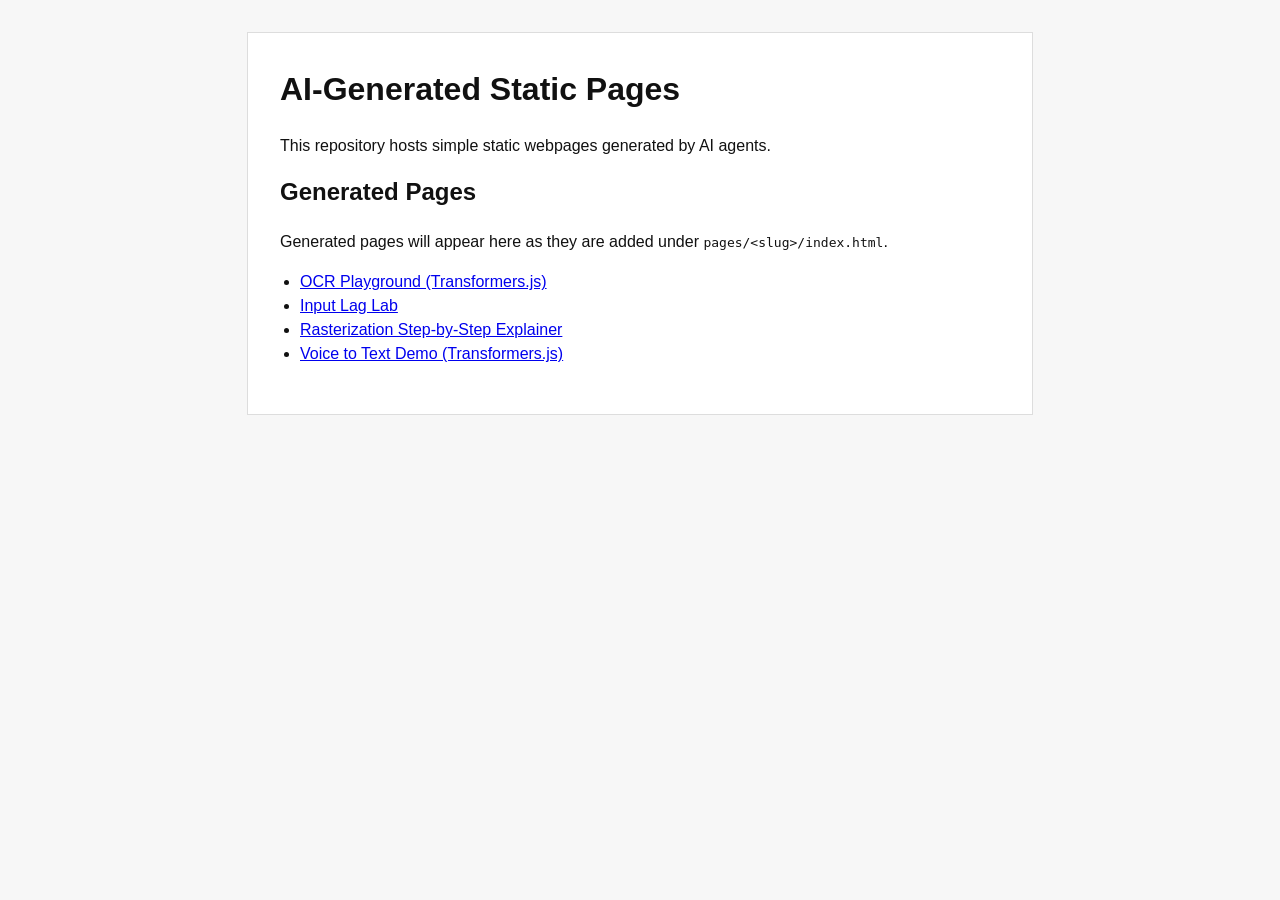
<file: index.html>
<!DOCTYPE html>
<html lang="en">
<head>
  <meta charset="UTF-8">
  <meta name="viewport" content="width=device-width, initial-scale=1.0">
  <title>AI Pages</title>
  <style>
    :root {
      color-scheme: light;
      font-family: Arial, sans-serif;
    }

    body {
      margin: 0;
      padding: 2rem;
      line-height: 1.5;
      background: #f7f7f7;
      color: #111;
    }

    main {
      max-width: 720px;
      margin: 0 auto;
      background: #fff;
      padding: 2rem;
      border: 1px solid #ddd;
    }

    h1,
    h2 {
      margin-top: 0;
    }

    ul {
      padding-left: 1.25rem;
    }
  </style>
</head>
<body>
  <main>
    <h1>AI-Generated Static Pages</h1>
    <p>This repository hosts simple static webpages generated by AI agents.</p>

    <h2>Generated Pages</h2>
    <p>Generated pages will appear here as they are added under <code>pages/&lt;slug&gt;/index.html</code>.</p>
    <ul>
      <li><a href="./pages/ocr-lab/index.html">OCR Playground (Transformers.js)</a></li>
      <li><a href="./pages/input-lag-lab/index.html">Input Lag Lab</a></li>
      <li><a href="./pages/rasterization-explainer/index.html">Rasterization Step-by-Step Explainer</a></li>
      <li><a href="./pages/voice-to-text-demo/index.html">Voice to Text Demo (Transformers.js)</a></li>
    </ul>
  </main>
</body>
</html>
</file>
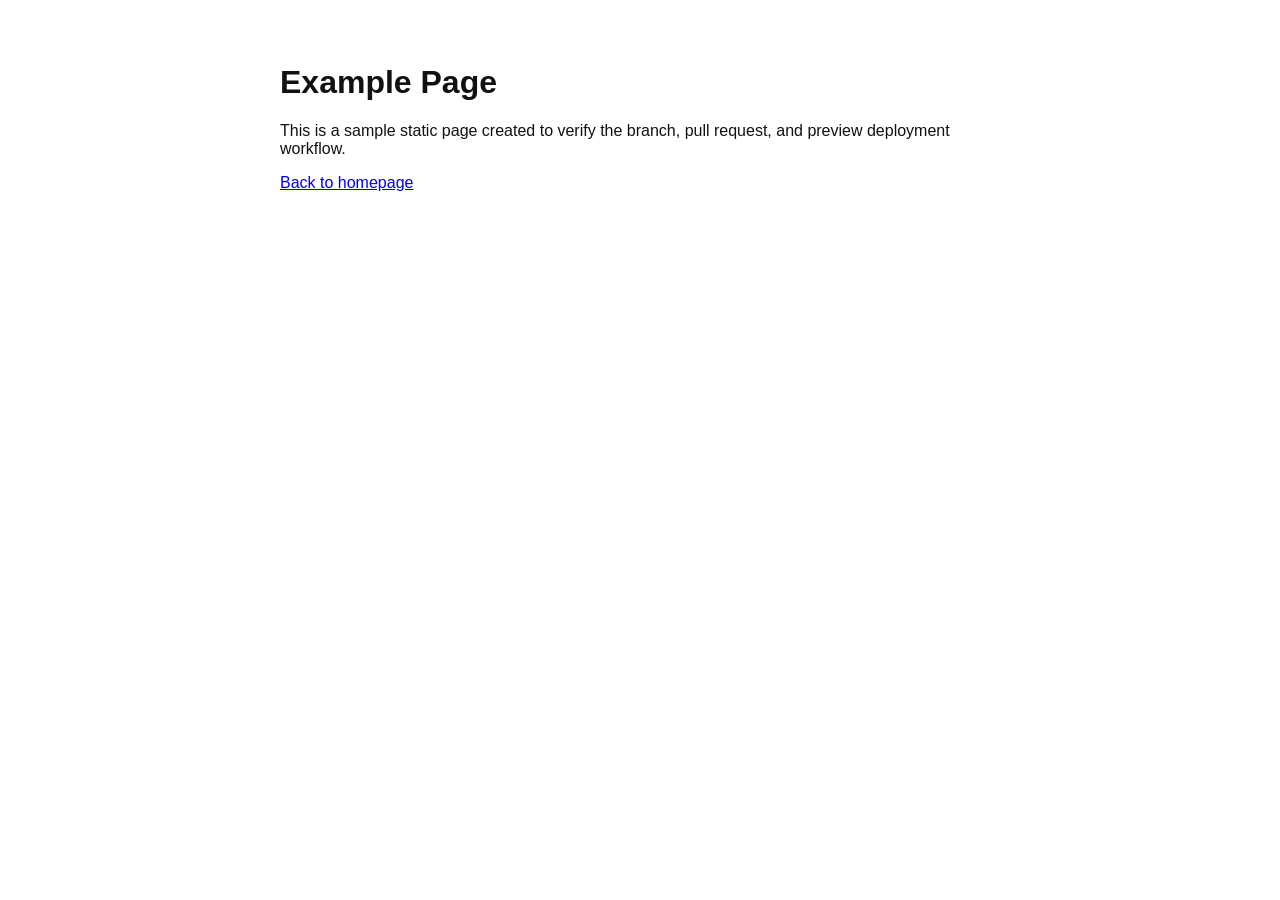
<file: pages/example-page/index.html>
<!DOCTYPE html>
<html lang="en">
<head>
  <meta charset="UTF-8">
  <meta name="viewport" content="width=device-width, initial-scale=1.0">
  <title>Example Page</title>
  <style>
    body {
      margin: 0;
      font-family: Arial, sans-serif;
      background: #ffffff;
      color: #111111;
    }

    main {
      max-width: 720px;
      margin: 4rem auto;
      padding: 0 1.5rem;
    }
  </style>
</head>
<body>
  <main>
    <h1>Example Page</h1>
    <p>This is a sample static page created to verify the branch, pull request, and preview deployment workflow.</p>
    <p><a href="../../index.html">Back to homepage</a></p>
  </main>
</body>
</html>
</file>
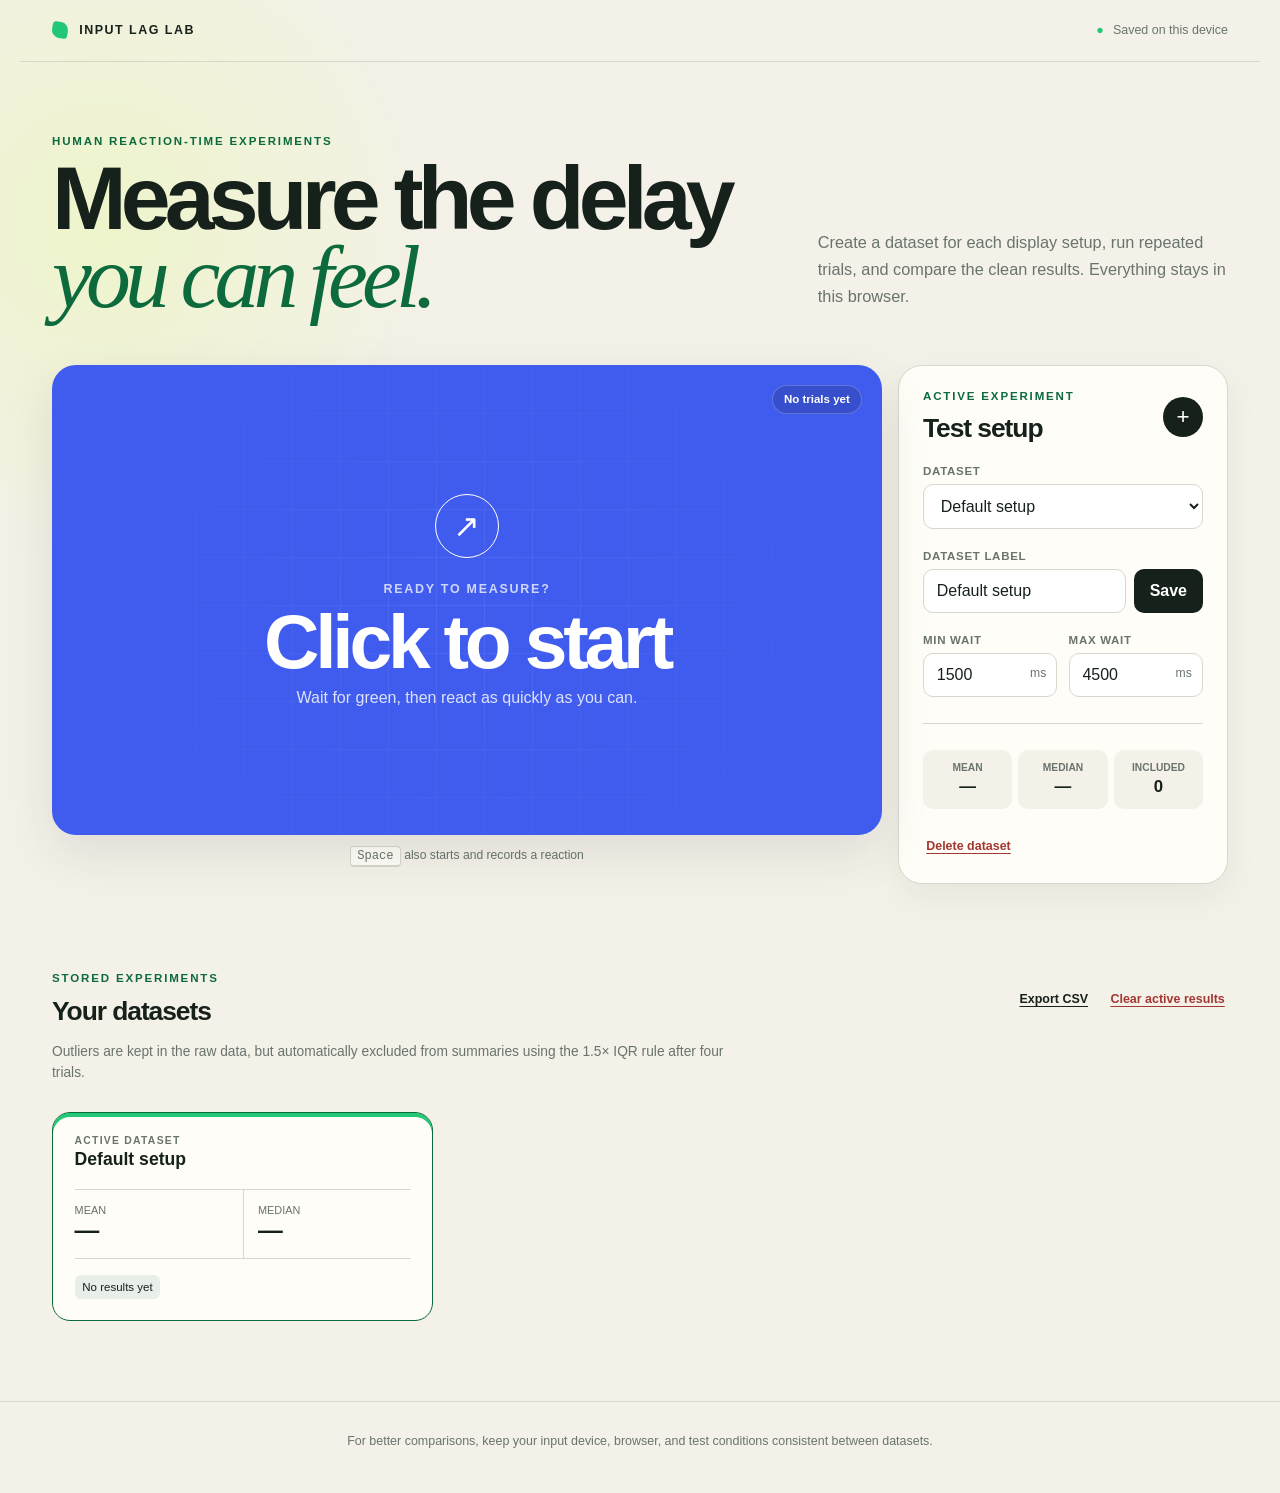
<file: pages/input-lag-lab/index.html>
<!DOCTYPE html>
<html lang="en">
<head>
  <meta charset="UTF-8">
  <meta name="viewport" content="width=device-width, initial-scale=1.0">
  <meta name="description" content="Measure reaction time, compare display settings, and keep experiment datasets locally in your browser.">
  <title>Input Lag Lab</title>
  <link rel="stylesheet" href="./style.css">
</head>
<body>
  <header class="site-header">
    <a class="brand" href="./index.html" aria-label="Input Lag Lab home">
      <span class="brand-mark" aria-hidden="true"></span>
      <span>INPUT LAG LAB</span>
    </a>
    <div class="storage-note"><span aria-hidden="true">●</span> Saved on this device</div>
  </header>

  <main>
    <section class="hero" aria-labelledby="page-title">
      <div>
        <p class="eyebrow">Human reaction-time experiments</p>
        <h1 id="page-title">Measure the delay<br><em>you can feel.</em></h1>
      </div>
      <p class="hero-copy">Create a dataset for each display setup, run repeated trials, and compare the clean results. Everything stays in this browser.</p>
    </section>

    <section class="test-layout" aria-label="Reaction time test">
      <div class="test-column">
        <div id="reaction-pad" class="reaction-pad is-idle" role="button" tabindex="0" aria-live="polite" aria-describedby="pad-hint">
          <div class="pad-grid" aria-hidden="true"></div>
          <div class="pad-content">
            <span id="pad-icon" class="pad-icon" aria-hidden="true">↗</span>
            <p id="pad-kicker" class="pad-kicker">Ready to measure?</p>
            <h2 id="pad-title">Click to start</h2>
            <p id="pad-hint" class="pad-hint">Wait for green, then react as quickly as you can.</p>
          </div>
          <span id="trial-counter" class="trial-counter">No trials yet</span>
        </div>
        <p class="keyboard-hint"><kbd>Space</kbd> also starts and records a reaction</p>
      </div>

      <aside class="control-panel" aria-label="Experiment settings">
        <div class="panel-heading">
          <div>
            <p class="eyebrow">Active experiment</p>
            <h2>Test setup</h2>
          </div>
          <button id="new-dataset" class="icon-button" type="button" title="Create a new dataset" aria-label="Create a new dataset">+</button>
        </div>

        <label for="dataset-select">Dataset</label>
        <select id="dataset-select"></select>

        <label for="dataset-name">Dataset label</label>
        <div class="input-action">
          <input id="dataset-name" type="text" maxlength="60" autocomplete="off" placeholder="e.g. 144 Hz, Game Mode">
          <button id="rename-dataset" type="button">Save</button>
        </div>

        <div class="settings-row">
          <div>
            <label for="delay-min">Min wait</label>
            <div class="number-input"><input id="delay-min" type="number" min="500" max="9000" step="100" value="1500"><span>ms</span></div>
          </div>
          <div>
            <label for="delay-max">Max wait</label>
            <div class="number-input"><input id="delay-max" type="number" min="600" max="10000" step="100" value="4500"><span>ms</span></div>
          </div>
        </div>

        <div class="panel-divider"></div>

        <div class="live-stats" aria-label="Current dataset summary">
          <div><span>Mean</span><strong id="active-mean">—</strong></div>
          <div><span>Median</span><strong id="active-median">—</strong></div>
          <div><span>Included</span><strong id="active-count">0</strong></div>
        </div>

        <button id="delete-dataset" class="text-button danger" type="button">Delete dataset</button>
      </aside>
    </section>

    <section class="results-section" aria-labelledby="results-title">
      <div class="section-heading">
        <div>
          <p class="eyebrow">Stored experiments</p>
          <h2 id="results-title">Your datasets</h2>
        </div>
        <div class="results-actions">
          <button id="export-csv" class="text-button" type="button">Export CSV</button>
          <button id="clear-results" class="text-button danger" type="button">Clear active results</button>
        </div>
      </div>
      <p class="outlier-note">Outliers are kept in the raw data, but automatically excluded from summaries using the 1.5× IQR rule after four trials.</p>
      <div id="dataset-grid" class="dataset-grid"></div>
    </section>
  </main>

  <footer>
    <p>For better comparisons, keep your input device, browser, and test conditions consistent between datasets.</p>
  </footer>

  <dialog id="new-dataset-dialog">
    <form id="new-dataset-form" method="dialog">
      <p class="eyebrow">New experiment</p>
      <h2>Create a dataset</h2>
      <p>Use a label that describes the setting you are changing.</p>
      <label for="new-dataset-name">Dataset label</label>
      <input id="new-dataset-name" type="text" maxlength="60" placeholder="e.g. TV Game Mode on" required>
      <div class="dialog-actions">
        <button class="text-button" value="cancel" type="button" id="cancel-dialog">Cancel</button>
        <button class="primary-button" value="default" type="submit">Create dataset</button>
      </div>
    </form>
  </dialog>

  <script src="./script.js"></script>
</body>
</html>
</file>
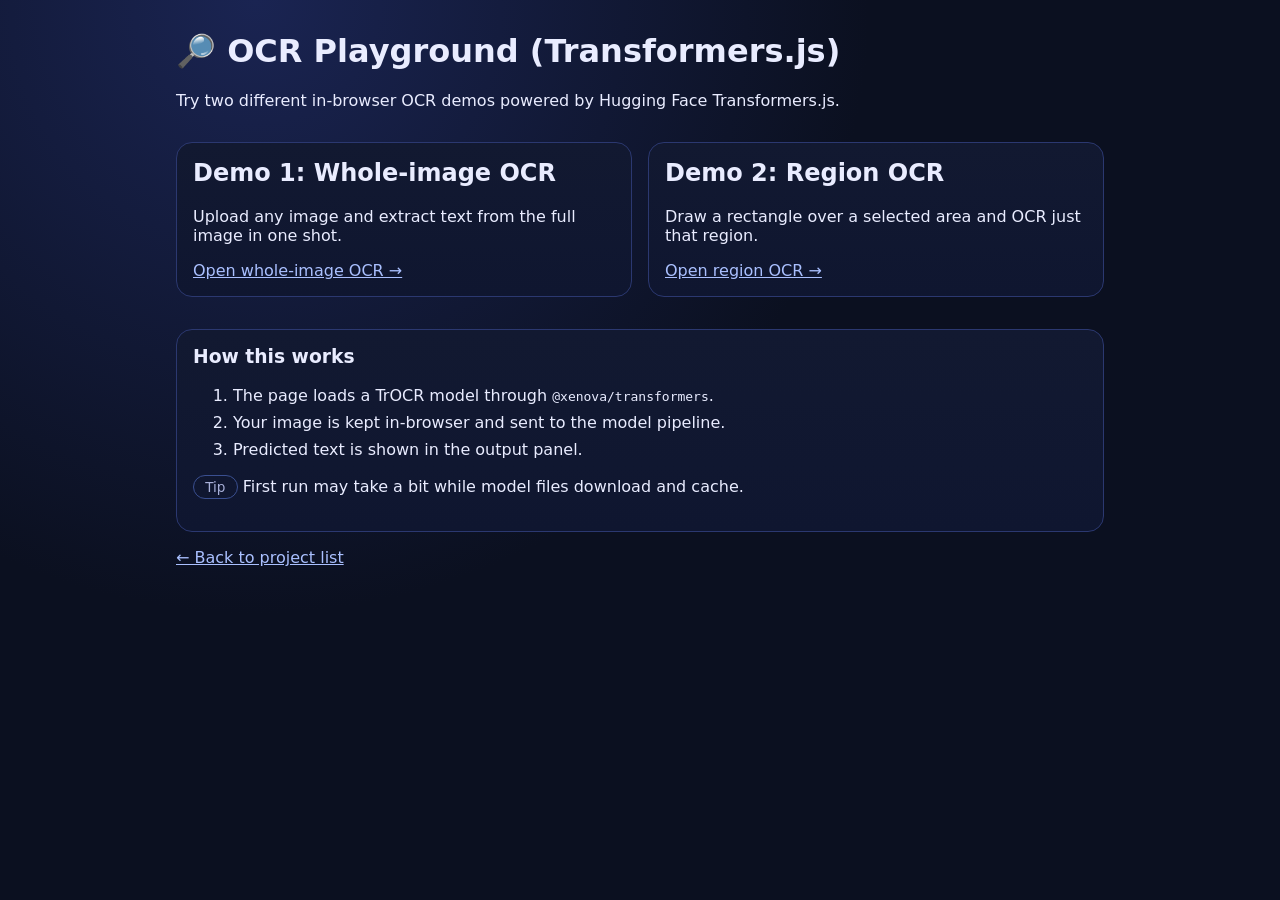
<file: pages/ocr-lab/index.html>
<!DOCTYPE html>
<html lang="en">
<head>
  <meta charset="UTF-8">
  <meta name="viewport" content="width=device-width, initial-scale=1.0">
  <title>OCR Playground with Transformers.js</title>
  <link rel="stylesheet" href="./style.css">
</head>
<body>
  <main>
    <h1>🔎 OCR Playground (Transformers.js)</h1>
    <p>Try two different in-browser OCR demos powered by Hugging Face Transformers.js.</p>

    <div class="grid two">
      <section class="card">
        <h2>Demo 1: Whole-image OCR</h2>
        <p>Upload any image and extract text from the full image in one shot.</p>
        <a href="./whole-image.html">Open whole-image OCR →</a>
      </section>

      <section class="card">
        <h2>Demo 2: Region OCR</h2>
        <p>Draw a rectangle over a selected area and OCR just that region.</p>
        <a href="./region-ocr.html">Open region OCR →</a>
      </section>
    </div>

    <section class="card">
      <h3>How this works</h3>
      <ol>
        <li>The page loads a TrOCR model through <code>@xenova/transformers</code>.</li>
        <li>Your image is kept in-browser and sent to the model pipeline.</li>
        <li>Predicted text is shown in the output panel.</li>
      </ol>
      <p><span class="pill">Tip</span> First run may take a bit while model files download and cache.</p>
    </section>

    <p><a href="../../index.html">← Back to project list</a></p>
  </main>
</body>
</html>
</file>
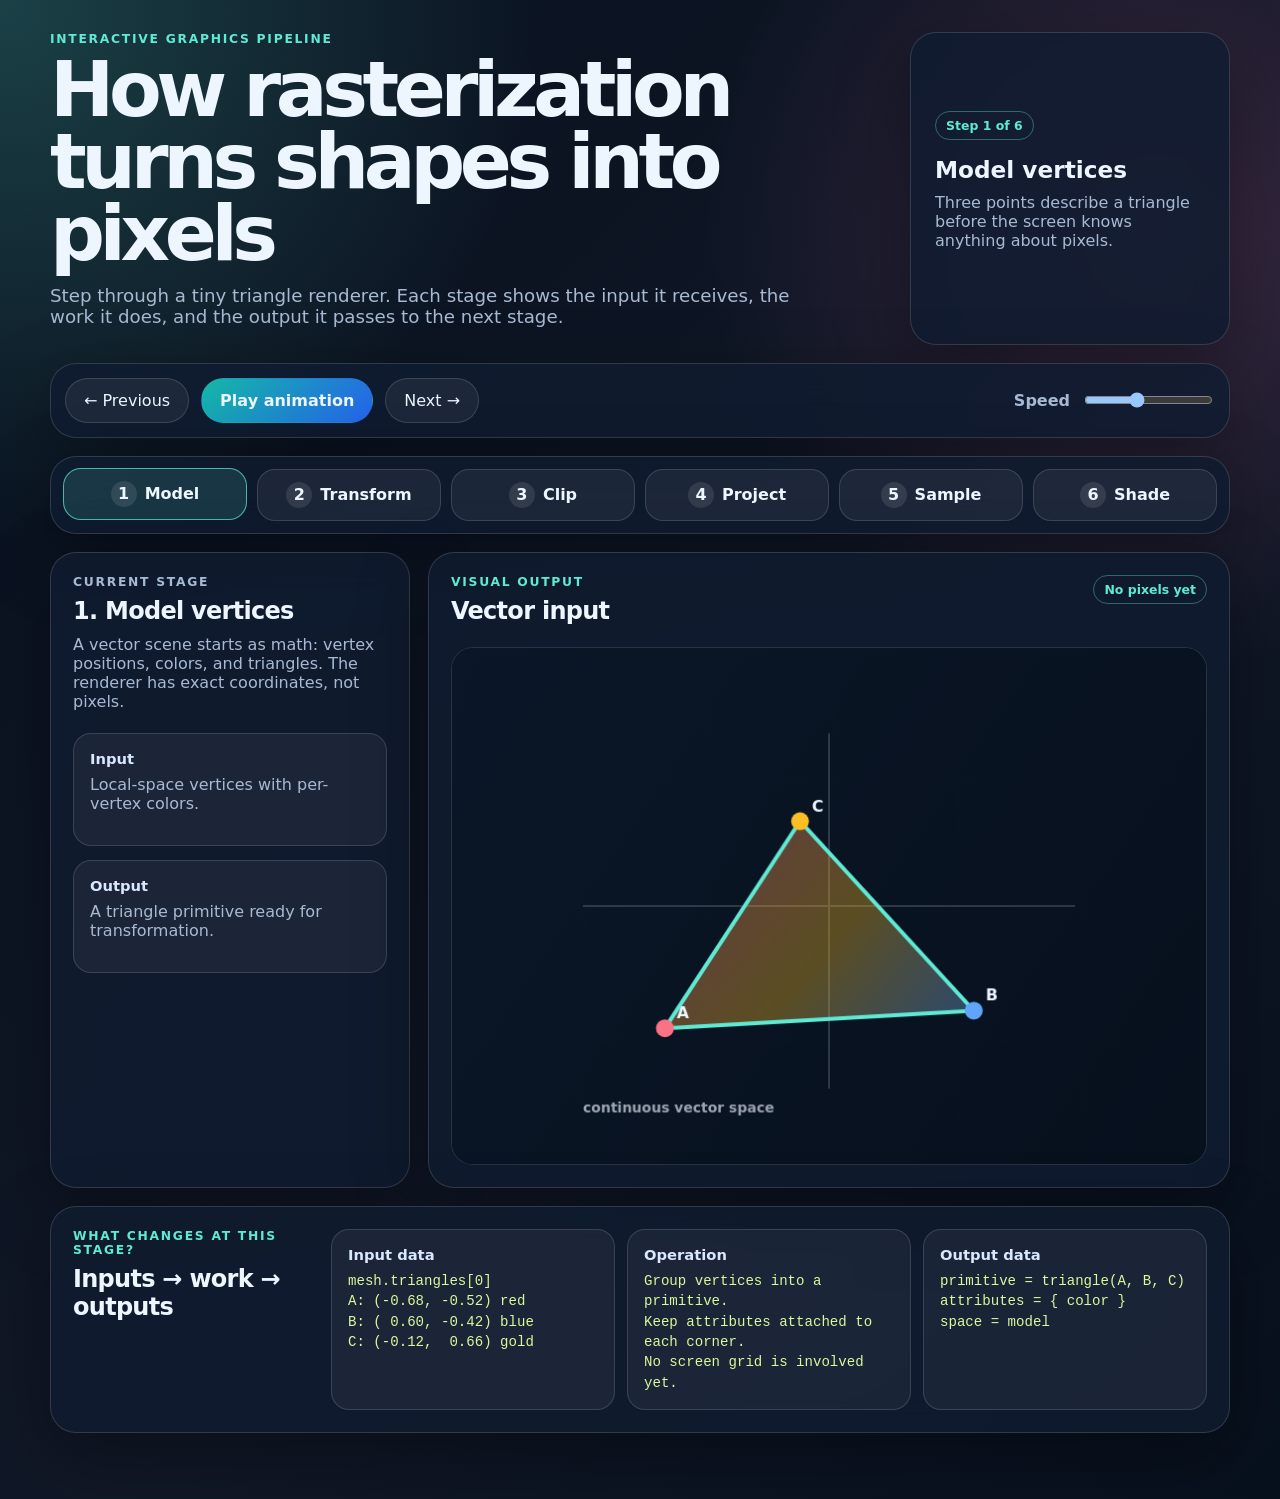
<file: pages/rasterization-explainer/index.html>
<!DOCTYPE html>
<html lang="en">
<head>
  <meta charset="UTF-8">
  <meta name="viewport" content="width=device-width, initial-scale=1.0">
  <title>Rasterization Step-by-Step</title>
  <link rel="stylesheet" href="./style.css">
</head>
<body>
  <main class="app-shell">
    <section class="hero" aria-labelledby="page-title">
      <div>
        <p class="eyebrow">Interactive graphics pipeline</p>
        <h1 id="page-title">How rasterization turns shapes into pixels</h1>
        <p class="intro">Step through a tiny triangle renderer. Each stage shows the input it receives, the work it does, and the output it passes to the next stage.</p>
      </div>
      <div class="hero-card" aria-label="Current pipeline summary">
        <span id="stage-count">Step 1 of 6</span>
        <strong id="stage-name">Model vertices</strong>
        <p id="stage-mini">Three points describe a triangle before the screen knows anything about pixels.</p>
      </div>
    </section>

    <section class="controls" aria-label="Animation controls">
      <button id="prev-step" type="button">← Previous</button>
      <button id="play-pause" type="button" class="primary">Play animation</button>
      <button id="next-step" type="button">Next →</button>
      <label class="speed-control">Speed
        <input id="speed" type="range" min="800" max="2800" step="200" value="1500">
      </label>
    </section>

    <nav class="steps" aria-label="Rasterization steps">
      <button class="step active" data-step="0" type="button"><span>1</span>Model</button>
      <button class="step" data-step="1" type="button"><span>2</span>Transform</button>
      <button class="step" data-step="2" type="button"><span>3</span>Clip</button>
      <button class="step" data-step="3" type="button"><span>4</span>Project</button>
      <button class="step" data-step="4" type="button"><span>5</span>Sample</button>
      <button class="step" data-step="5" type="button"><span>6</span>Shade</button>
    </nav>

    <section class="stage-grid">
      <article class="panel explanation" aria-live="polite">
        <p class="eyebrow">Current stage</p>
        <h2 id="stage-title">1. Model vertices</h2>
        <p id="stage-description">A vector scene starts as math: vertex positions, colors, and triangles. The renderer has exact coordinates, not pixels.</p>
        <div class="io-grid">
          <div>
            <h3>Input</h3>
            <p id="stage-input">Local-space vertices with per-vertex colors.</p>
          </div>
          <div>
            <h3>Output</h3>
            <p id="stage-output">A triangle primitive ready for transformation.</p>
          </div>
        </div>
      </article>

      <article class="panel canvas-panel">
        <div class="canvas-header">
          <div>
            <p class="eyebrow">Visual output</p>
            <h2 id="visual-title">Vector input</h2>
          </div>
          <span id="visual-badge">No pixels yet</span>
        </div>
        <canvas id="raster-canvas" width="760" height="520" aria-label="Animated rasterization diagram"></canvas>
      </article>
    </section>

    <section class="panel data-panel">
      <div>
        <p class="eyebrow">What changes at this stage?</p>
        <h2>Inputs → work → outputs</h2>
      </div>
      <div class="data-flow" aria-live="polite">
        <div>
          <h3>Input data</h3>
          <pre id="input-data"></pre>
        </div>
        <div>
          <h3>Operation</h3>
          <pre id="operation-data"></pre>
        </div>
        <div>
          <h3>Output data</h3>
          <pre id="output-data"></pre>
        </div>
      </div>
    </section>
  </main>
  <script src="./script.js"></script>
</body>
</html>
</file>
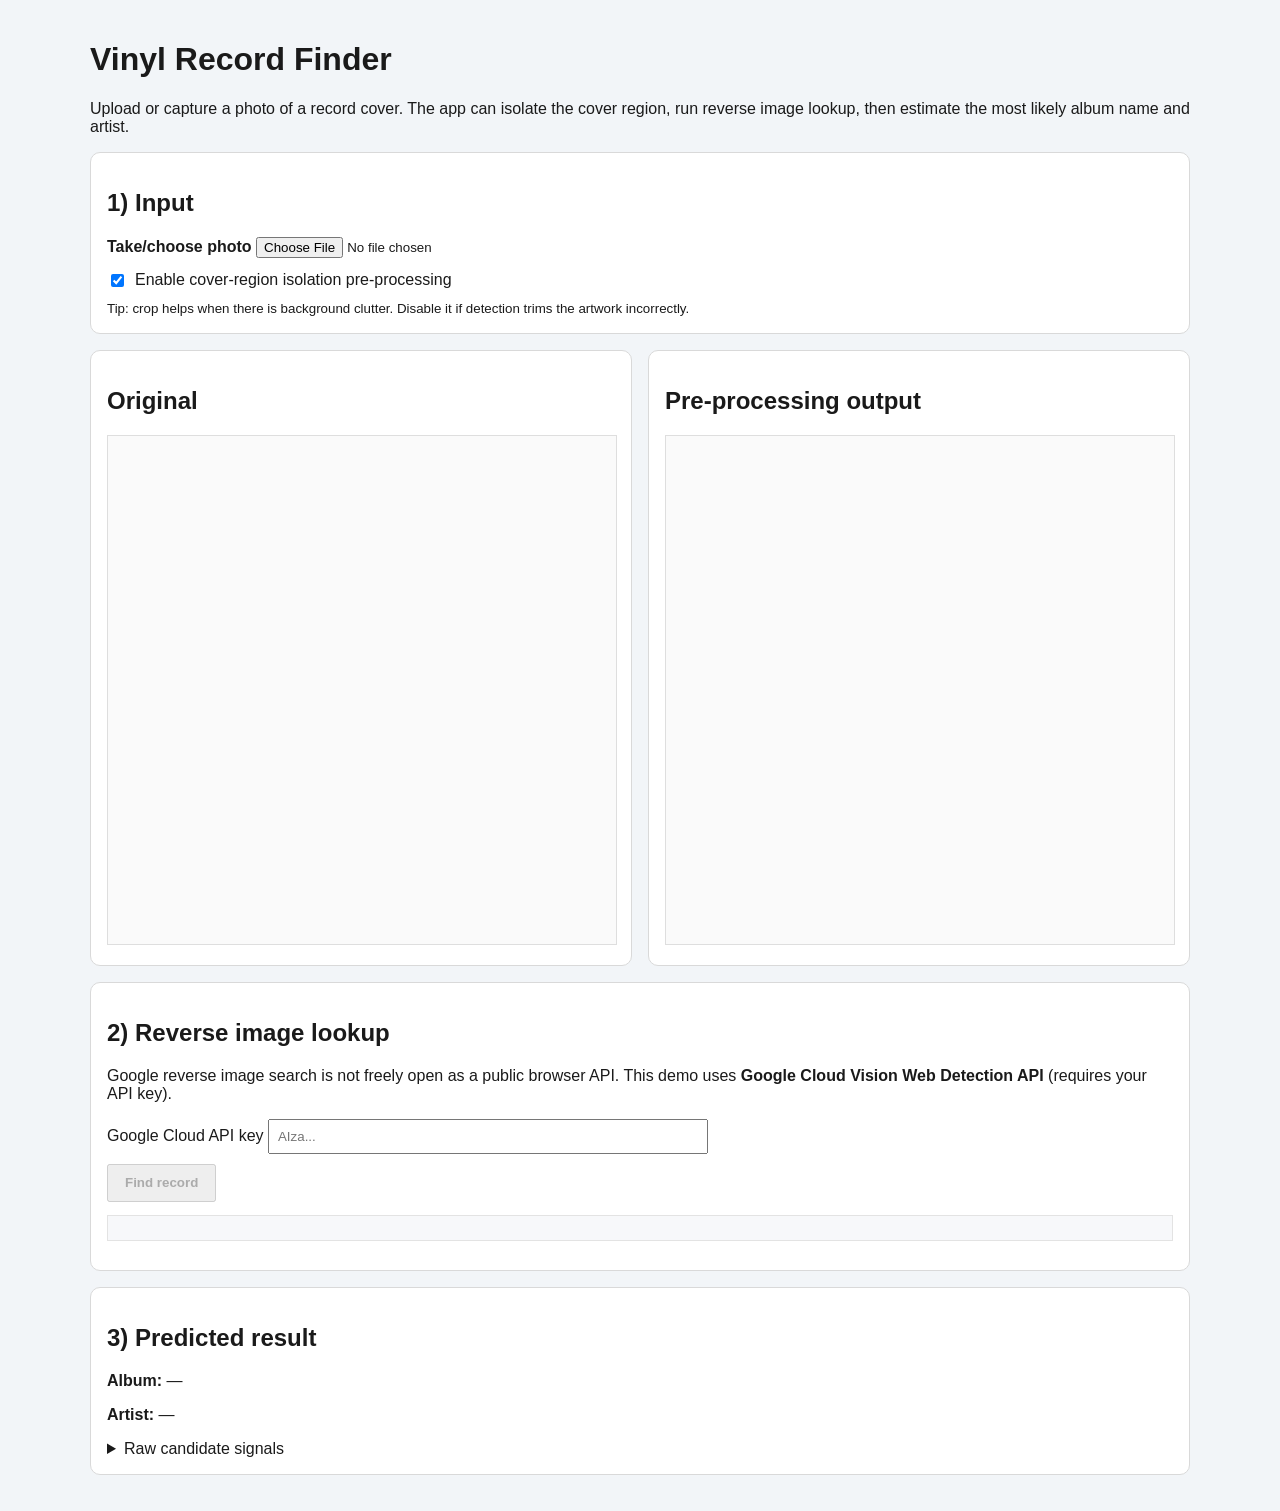
<file: pages/vinyl-record-finder/index.html>
<!DOCTYPE html>
<html lang="en">
<head>
  <meta charset="UTF-8" />
  <meta name="viewport" content="width=device-width, initial-scale=1.0" />
  <title>Vinyl Record Finder</title>
  <link rel="stylesheet" href="./style.css" />
</head>
<body>
  <main>
    <h1>Vinyl Record Finder</h1>
    <p>
      Upload or capture a photo of a record cover. The app can isolate the cover region, run reverse image lookup,
      then estimate the most likely album name and artist.
    </p>

    <section class="card">
      <h2>1) Input</h2>
      <label class="file-input">
        <span>Take/choose photo</span>
        <input id="imageInput" type="file" accept="image/*" capture="environment" />
      </label>
      <label class="checkbox-row">
        <input id="enableCrop" type="checkbox" checked />
        <span>Enable cover-region isolation pre-processing</span>
      </label>
      <small>
        Tip: crop helps when there is background clutter. Disable it if detection trims the artwork incorrectly.
      </small>
    </section>

    <section class="grid">
      <article class="card">
        <h2>Original</h2>
        <canvas id="originalCanvas" width="600" height="600"></canvas>
      </article>
      <article class="card">
        <h2>Pre-processing output</h2>
        <canvas id="processedCanvas" width="600" height="600"></canvas>
      </article>
    </section>

    <section class="card">
      <h2>2) Reverse image lookup</h2>
      <p>
        Google reverse image search is not freely open as a public browser API. This demo uses
        <strong>Google Cloud Vision Web Detection API</strong> (requires your API key).
      </p>
      <label>
        Google Cloud API key
        <input id="apiKey" type="password" placeholder="AIza..." autocomplete="off" />
      </label>
      <button id="analyzeBtn" type="button" disabled>Find record</button>
      <pre id="status"></pre>
    </section>

    <section class="card">
      <h2>3) Predicted result</h2>
      <p><strong>Album:</strong> <span id="albumOut">—</span></p>
      <p><strong>Artist:</strong> <span id="artistOut">—</span></p>
      <details>
        <summary>Raw candidate signals</summary>
        <pre id="rawOut"></pre>
      </details>
    </section>
  </main>

  <script src="./script.js" type="module"></script>
</body>
</html>
</file>
<file: pages/input-lag-lab/style.css>
:root {
  color-scheme: light;
  --ink: #17211b;
  --muted: #68746d;
  --paper: #f4f1e9;
  --surface: #fffdf7;
  --line: #d8d6cd;
  --green: #22c875;
  --green-dark: #0c6a3d;
  --lime: #d9ff69;
  --orange: #ff7549;
  --red: #e9584f;
  --blue: #405cef;
  --shadow: 0 18px 50px rgba(28, 38, 31, 0.1);
  font-family: Inter, ui-sans-serif, -apple-system, BlinkMacSystemFont, "Segoe UI", sans-serif;
}

* { box-sizing: border-box; }

body {
  margin: 0;
  color: var(--ink);
  background:
    radial-gradient(circle at 8% 15%, rgba(217, 255, 105, 0.24), transparent 22rem),
    var(--paper);
  min-height: 100vh;
}

button, input, select { font: inherit; }
button, select { cursor: pointer; }

.site-header {
  max-width: 1240px;
  margin: 0 auto;
  padding: 1.4rem 2rem;
  display: flex;
  align-items: center;
  justify-content: space-between;
  border-bottom: 1px solid var(--line);
}

.brand {
  display: flex;
  align-items: center;
  gap: .7rem;
  color: var(--ink);
  text-decoration: none;
  font-size: .78rem;
  font-weight: 850;
  letter-spacing: .12em;
}

.brand-mark {
  width: 1rem;
  height: 1rem;
  background: var(--green);
  border-radius: 3px 8px 3px 8px;
  transform: rotate(10deg);
}

.storage-note {
  color: var(--muted);
  font-size: .78rem;
}

.storage-note span { color: var(--green); margin-right: .35rem; }

main { max-width: 1240px; margin: 0 auto; padding: 0 2rem 5rem; }

.hero {
  display: grid;
  grid-template-columns: 1.4fr .8fr;
  align-items: end;
  gap: 3rem;
  padding: 4.6rem 0 3rem;
}

.eyebrow {
  margin: 0 0 .7rem;
  color: var(--green-dark);
  font-size: .72rem;
  font-weight: 850;
  letter-spacing: .16em;
  text-transform: uppercase;
}

h1, h2, p { margin-top: 0; }

h1 {
  margin-bottom: 0;
  font-size: clamp(3rem, 7vw, 6.8rem);
  line-height: .88;
  letter-spacing: -.065em;
  font-weight: 850;
}

h1 em { color: var(--green-dark); font-family: Georgia, serif; font-weight: 400; }

.hero-copy {
  max-width: 34rem;
  margin: 0 0 .45rem;
  color: var(--muted);
  font-size: 1.02rem;
  line-height: 1.65;
}

.test-layout {
  display: grid;
  grid-template-columns: minmax(0, 1fr) 330px;
  gap: 1rem;
  align-items: stretch;
}

.test-column { min-width: 0; }

.reaction-pad {
  position: relative;
  min-height: 470px;
  overflow: hidden;
  border-radius: 24px;
  background: var(--blue);
  color: white;
  box-shadow: var(--shadow);
  display: grid;
  place-items: center;
  text-align: center;
  user-select: none;
  touch-action: manipulation;
  isolation: isolate;
  outline: none;
  transition: transform .12s ease, background .18s ease;
}

.reaction-pad:hover { transform: translateY(-2px); }
.reaction-pad:focus-visible { box-shadow: 0 0 0 4px var(--lime), var(--shadow); }
.reaction-pad:active { transform: translateY(0); }
.reaction-pad.is-waiting { background: var(--orange); }
.reaction-pad.is-ready { background: var(--green); color: #06361e; }
.reaction-pad.is-too-soon { background: var(--red); }
.reaction-pad.is-result { background: #17211b; }

.pad-grid {
  position: absolute;
  inset: 0;
  z-index: -1;
  opacity: .14;
  background-image: linear-gradient(rgba(255,255,255,.5) 1px, transparent 1px), linear-gradient(90deg, rgba(255,255,255,.5) 1px, transparent 1px);
  background-size: 48px 48px;
  mask-image: radial-gradient(circle at center, black, transparent 82%);
}

.pad-content { padding: 4rem 2rem; }

.pad-icon {
  display: grid;
  place-items: center;
  width: 64px;
  height: 64px;
  margin: 0 auto 1.5rem;
  border: 1px solid currentColor;
  border-radius: 50%;
  font-size: 2rem;
}

.pad-kicker {
  margin-bottom: .55rem;
  font-size: .78rem;
  font-weight: 800;
  letter-spacing: .14em;
  text-transform: uppercase;
  opacity: .75;
}

.reaction-pad h2 {
  margin-bottom: .7rem;
  font-size: clamp(2.4rem, 6vw, 5.2rem);
  line-height: .95;
  letter-spacing: -.055em;
}

.pad-hint { margin: 0; font-size: 1rem; opacity: .82; }

.trial-counter {
  position: absolute;
  top: 1.25rem;
  right: 1.25rem;
  padding: .45rem .7rem;
  background: rgba(0,0,0,.14);
  border: 1px solid rgba(255,255,255,.22);
  border-radius: 99px;
  font-size: .72rem;
  font-weight: 750;
}

.keyboard-hint { margin: .8rem 0 0; text-align: center; color: var(--muted); font-size: .76rem; }
kbd { padding: .15rem .38rem; background: var(--surface); border: 1px solid var(--line); border-bottom-width: 2px; border-radius: 4px; }

.control-panel {
  background: var(--surface);
  border: 1px solid var(--line);
  border-radius: 24px;
  padding: 1.5rem;
  box-shadow: 0 12px 34px rgba(28,38,31,.06);
}

.panel-heading, .section-heading, .results-actions, .dialog-actions {
  display: flex;
  align-items: center;
  justify-content: space-between;
  gap: 1rem;
}

.panel-heading h2, .section-heading h2 { margin: 0; font-size: 1.65rem; letter-spacing: -.04em; }

.icon-button {
  width: 2.5rem;
  height: 2.5rem;
  border: 0;
  border-radius: 50%;
  background: var(--ink);
  color: white;
  font-size: 1.4rem;
}

label {
  display: block;
  margin: 1.3rem 0 .45rem;
  color: var(--muted);
  font-size: .72rem;
  font-weight: 800;
  letter-spacing: .06em;
  text-transform: uppercase;
}

input, select {
  width: 100%;
  min-width: 0;
  border: 1px solid var(--line);
  border-radius: 10px;
  background: white;
  color: var(--ink);
  padding: .75rem .8rem;
  outline: 0;
}

input:focus, select:focus { border-color: var(--green-dark); box-shadow: 0 0 0 3px rgba(34,200,117,.14); }

.input-action { display: grid; grid-template-columns: minmax(0, 1fr) auto; gap: .45rem; }
.input-action button, .primary-button { border: 0; border-radius: 10px; padding: .7rem 1rem; background: var(--ink); color: white; font-weight: 750; }

.settings-row { display: grid; grid-template-columns: 1fr 1fr; gap: .7rem; }
.number-input { position: relative; }
.number-input input { padding-right: 2.5rem; }
.number-input span { position: absolute; right: .7rem; top: .82rem; color: var(--muted); font-size: .76rem; pointer-events: none; }

.panel-divider { height: 1px; margin: 1.6rem 0; background: var(--line); }
.live-stats { display: grid; grid-template-columns: 1fr 1fr 1fr; gap: .4rem; }
.live-stats div { padding: .75rem .4rem; border-radius: 10px; background: var(--paper); text-align: center; }
.live-stats span { display: block; margin-bottom: .25rem; color: var(--muted); font-size: .64rem; font-weight: 800; text-transform: uppercase; }
.live-stats strong { font-size: 1.05rem; }

.text-button { border: 0; background: transparent; color: var(--ink); padding: .4rem .2rem; font-size: .78rem; font-weight: 800; text-decoration: underline; text-underline-offset: 3px; }
.danger { color: #a33732; }
.control-panel > .text-button { margin-top: 1.5rem; }

.results-section { padding-top: 5.5rem; }
.outlier-note { max-width: 42rem; margin: .9rem 0 1.8rem; color: var(--muted); font-size: .86rem; line-height: 1.55; }
.dataset-grid { display: grid; grid-template-columns: repeat(3, minmax(0, 1fr)); gap: 1rem; }

.dataset-card {
  position: relative;
  min-width: 0;
  padding: 1.35rem;
  background: var(--surface);
  border: 1px solid var(--line);
  border-radius: 18px;
}

.dataset-card.is-active { border-color: var(--green-dark); box-shadow: inset 0 4px 0 var(--green); }
.card-label { margin-bottom: .2rem; color: var(--muted); font-size: .65rem; font-weight: 850; letter-spacing: .12em; text-transform: uppercase; }
.dataset-card h3 { margin: 0 0 1.15rem; overflow-wrap: anywhere; font-size: 1.1rem; }
.card-stats { display: grid; grid-template-columns: 1fr 1fr; border-top: 1px solid var(--line); border-bottom: 1px solid var(--line); }
.card-stat { padding: .9rem 0; }
.card-stat + .card-stat { padding-left: .9rem; border-left: 1px solid var(--line); }
.card-stat span { display: block; color: var(--muted); font-size: .68rem; text-transform: uppercase; }
.card-stat strong { font-size: 1.55rem; letter-spacing: -.04em; }
.trial-list { display: flex; flex-wrap: wrap; gap: .35rem; margin-top: 1rem; }
.trial-chip { padding: .35rem .48rem; border-radius: 6px; background: #e9eee9; font-size: .72rem; font-variant-numeric: tabular-nums; }
.trial-chip.is-outlier { color: #8c4a37; background: #f5ddd3; text-decoration: line-through; }
.empty-card { min-height: 150px; display: grid; place-items: center; border: 1px dashed var(--line); border-radius: 18px; color: var(--muted); text-align: center; }

dialog { width: min(92vw, 460px); border: 0; border-radius: 20px; padding: 0; box-shadow: 0 30px 100px rgba(0,0,0,.3); }
dialog::backdrop { background: rgba(13,22,17,.62); backdrop-filter: blur(4px); }
dialog form { padding: 2rem; }
dialog h2 { margin-bottom: .5rem; font-size: 2rem; }
dialog p:not(.eyebrow) { color: var(--muted); line-height: 1.5; }
.dialog-actions { justify-content: flex-end; margin-top: 1.5rem; }

footer { padding: 2rem; border-top: 1px solid var(--line); color: var(--muted); text-align: center; font-size: .78rem; }

@media (max-width: 900px) {
  .hero { grid-template-columns: 1fr; gap: 1.5rem; padding-top: 3.5rem; }
  .test-layout { grid-template-columns: 1fr; }
  .reaction-pad { min-height: 410px; }
  .dataset-grid { grid-template-columns: repeat(2, minmax(0,1fr)); }
}

@media (max-width: 600px) {
  .site-header, main { padding-left: 1rem; padding-right: 1rem; }
  .storage-note { display: none; }
  .hero { padding: 2.8rem 0 2rem; }
  .reaction-pad { min-height: 360px; border-radius: 18px; }
  .control-panel { border-radius: 18px; }
  .dataset-grid { grid-template-columns: 1fr; }
  .section-heading { align-items: flex-start; flex-direction: column; }
}

@media (prefers-reduced-motion: reduce) {
  * { scroll-behavior: auto !important; transition: none !important; }
}
</file>
<file: pages/ocr-lab/style.css>
:root {
  --bg: #0b1020;
  --panel: #121931;
  --panel-2: #1a2447;
  --text: #e9ecff;
  --muted: #a8b0d9;
  --accent: #7c9cff;
  --good: #39d98a;
  font-family: Inter, system-ui, -apple-system, Segoe UI, Roboto, sans-serif;
}

* { box-sizing: border-box; }
body {
  margin: 0;
  background: radial-gradient(circle at 20% 0%, #1a2452, var(--bg) 45%);
  color: var(--text);
  min-height: 100vh;
}

main {
  max-width: 960px;
  margin: 0 auto;
  padding: 2rem 1rem 4rem;
}

.card {
  background: linear-gradient(180deg, var(--panel), #0f1630);
  border: 1px solid #2b3870;
  border-radius: 16px;
  padding: 1rem;
  margin: 1rem 0;
}

h1, h2, h3 { margin-top: 0; }

a { color: #aac0ff; }
a:hover { color: white; }

.grid {
  display: grid;
  gap: 1rem;
}

@media (min-width: 860px) {
  .grid.two {
    grid-template-columns: 1fr 1fr;
  }
}

button, input[type="file"]::file-selector-button {
  border: 1px solid #44579e;
  background: #253870;
  color: var(--text);
  border-radius: 10px;
  padding: 0.6rem 1rem;
  cursor: pointer;
  font-weight: 600;
}

button:hover,
input[type="file"]::file-selector-button:hover { background: #324b96; }

textarea, pre {
  width: 100%;
  background: #0a122c;
  color: #d8e0ff;
  border: 1px solid #2a3a72;
  border-radius: 10px;
  padding: 0.75rem;
}

textarea { min-height: 120px; }

.status {
  color: var(--muted);
  min-height: 1.5rem;
}
.status.good { color: var(--good); }

canvas, img.preview {
  max-width: 100%;
  border-radius: 12px;
  border: 1px solid #344784;
  background: #08112e;
}

.toolbar {
  display: flex;
  gap: 0.75rem;
  flex-wrap: wrap;
  align-items: center;
}

.pill {
  display: inline-block;
  border: 1px solid #3a4f90;
  border-radius: 999px;
  padding: 0.2rem 0.7rem;
  font-size: 0.85rem;
  color: var(--muted);
}

ol li + li { margin-top: 0.5rem; }

select {
  border: 1px solid #44579e;
  background: #0d1b44;
  color: var(--text);
  border-radius: 8px;
  padding: 0.4rem 0.5rem;
  margin-left: 0.35rem;
}

label {
  color: var(--muted);
  font-size: 0.95rem;
}

progress {
  width: 100%;
  height: 12px;
  margin: 0.4rem 0 0.75rem;
}

input[type="text"], input[type="password"] {
  border: 1px solid #44579e;
  background: #0d1b44;
  color: var(--text);
  border-radius: 8px;
  padding: 0.5rem;
}
</file>
<file: pages/rasterization-explainer/style.css>
:root {
  color-scheme: dark;
  --bg: #08111f;
  --panel: rgba(16, 28, 48, 0.84);
  --panel-strong: #14243d;
  --text: #edf5ff;
  --muted: #a8bad3;
  --accent: #5eead4;
  --accent-2: #fbbf24;
  --accent-3: #f472b6;
  --line: rgba(255, 255, 255, 0.14);
  --shadow: 0 24px 70px rgba(0, 0, 0, 0.34);
  font-family: Inter, ui-sans-serif, system-ui, -apple-system, BlinkMacSystemFont, "Segoe UI", sans-serif;
}

* {
  box-sizing: border-box;
}

body {
  margin: 0;
  min-height: 100vh;
  background:
    radial-gradient(circle at top left, rgba(94, 234, 212, 0.22), transparent 34rem),
    radial-gradient(circle at 90% 15%, rgba(244, 114, 182, 0.18), transparent 28rem),
    linear-gradient(135deg, #08111f 0%, #111827 58%, #07101d 100%);
  color: var(--text);
}

button,
input {
  font: inherit;
}

.app-shell {
  width: min(1180px, calc(100% - 32px));
  margin: 0 auto;
  padding: 32px 0 48px;
}

.hero,
.stage-grid,
.data-panel,
.controls,
.steps {
  margin-bottom: 18px;
}

.hero {
  display: grid;
  grid-template-columns: minmax(0, 1fr) 320px;
  gap: 22px;
  align-items: stretch;
}

.eyebrow {
  margin: 0 0 8px;
  color: var(--accent);
  font-size: 0.77rem;
  font-weight: 800;
  letter-spacing: 0.14em;
  text-transform: uppercase;
}

h1,
h2,
h3,
p {
  margin-top: 0;
}

h1 {
  max-width: 780px;
  margin-bottom: 14px;
  font-size: clamp(2.35rem, 6vw, 5.4rem);
  line-height: 0.94;
  letter-spacing: -0.07em;
}

h2 {
  margin-bottom: 10px;
  letter-spacing: -0.03em;
}

h3 {
  margin-bottom: 8px;
  color: #d9e8ff;
  font-size: 0.92rem;
}

.intro {
  max-width: 760px;
  color: var(--muted);
  font-size: 1.14rem;
}

.hero-card,
.panel,
.controls,
.steps {
  border: 1px solid var(--line);
  border-radius: 26px;
  background: var(--panel);
  box-shadow: var(--shadow);
  backdrop-filter: blur(18px);
}

.hero-card {
  display: flex;
  flex-direction: column;
  justify-content: center;
  padding: 24px;
}

.hero-card span,
#visual-badge {
  width: max-content;
  border: 1px solid rgba(94, 234, 212, 0.38);
  border-radius: 999px;
  padding: 6px 10px;
  color: var(--accent);
  font-size: 0.78rem;
  font-weight: 800;
}

.hero-card strong {
  margin: 16px 0 10px;
  font-size: 1.45rem;
}

.hero-card p,
.explanation p,
.io-grid p {
  color: var(--muted);
}

.controls {
  display: flex;
  flex-wrap: wrap;
  gap: 12px;
  align-items: center;
  padding: 14px;
}

.controls button,
.step {
  cursor: pointer;
  border: 1px solid var(--line);
  color: var(--text);
  background: rgba(255, 255, 255, 0.06);
  transition: transform 160ms ease, border-color 160ms ease, background 160ms ease;
}

.controls button {
  border-radius: 999px;
  padding: 12px 18px;
}

.controls button:hover,
.step:hover,
.step.active {
  transform: translateY(-1px);
  border-color: rgba(94, 234, 212, 0.72);
  background: rgba(94, 234, 212, 0.14);
}

.controls .primary {
  background: linear-gradient(135deg, #14b8a6, #2563eb);
  border-color: transparent;
  font-weight: 800;
}

.speed-control {
  display: inline-flex;
  gap: 12px;
  align-items: center;
  margin-left: auto;
  color: var(--muted);
  font-weight: 700;
}

.steps {
  display: grid;
  grid-template-columns: repeat(6, 1fr);
  gap: 10px;
  padding: 12px;
}

.step {
  display: flex;
  gap: 8px;
  align-items: center;
  justify-content: center;
  border-radius: 18px;
  padding: 12px 8px;
  font-weight: 800;
}

.step span {
  display: grid;
  width: 26px;
  height: 26px;
  place-items: center;
  border-radius: 50%;
  background: rgba(255, 255, 255, 0.1);
}

.stage-grid {
  display: grid;
  grid-template-columns: 360px minmax(0, 1fr);
  gap: 18px;
}

.panel {
  padding: 22px;
}

.explanation {
  min-height: 420px;
}

.io-grid {
  display: grid;
  gap: 14px;
  margin-top: 22px;
}

.io-grid > div,
.data-flow > div {
  border: 1px solid var(--line);
  border-radius: 18px;
  background: rgba(255, 255, 255, 0.05);
  padding: 16px;
}

.canvas-panel {
  overflow: hidden;
}

.canvas-header {
  display: flex;
  justify-content: space-between;
  gap: 16px;
  align-items: flex-start;
  margin-bottom: 12px;
}

canvas {
  display: block;
  width: 100%;
  height: auto;
  border: 1px solid var(--line);
  border-radius: 22px;
  background: #07101d;
}

.data-panel {
  display: grid;
  grid-template-columns: 240px minmax(0, 1fr);
  gap: 18px;
}

.data-flow {
  display: grid;
  grid-template-columns: repeat(3, 1fr);
  gap: 12px;
}

pre {
  overflow: auto;
  min-height: 118px;
  margin: 0;
  color: #d9f99d;
  white-space: pre-wrap;
  font-size: 0.88rem;
  line-height: 1.45;
}

@media (max-width: 920px) {
  .hero,
  .stage-grid,
  .data-panel {
    grid-template-columns: 1fr;
  }

  .steps,
  .data-flow {
    grid-template-columns: repeat(2, 1fr);
  }

  .speed-control {
    width: 100%;
    margin-left: 0;
  }
}

@media (max-width: 560px) {
  .app-shell {
    width: min(100% - 20px, 1180px);
    padding-top: 20px;
  }

  .steps,
  .data-flow {
    grid-template-columns: 1fr;
  }

  .controls button {
    flex: 1 1 100%;
  }
}
</file>
<file: pages/vinyl-record-finder/style.css>
:root {
  font-family: Arial, sans-serif;
  color-scheme: light;
}
body {
  margin: 0;
  background: #f2f5f8;
  color: #1a1a1a;
}
main {
  max-width: 1100px;
  margin: 0 auto;
  padding: 1.25rem;
}
.card {
  background: #fff;
  border: 1px solid #d9d9d9;
  border-radius: 10px;
  padding: 1rem;
  margin-bottom: 1rem;
}
.grid {
  display: grid;
  grid-template-columns: repeat(auto-fit, minmax(280px, 1fr));
  gap: 1rem;
}
canvas {
  width: 100%;
  max-height: 520px;
  background: #fafafa;
  border: 1px solid #dedede;
}
label {
  display: block;
  margin-bottom: 0.6rem;
}
input[type="password"] {
  width: 100%;
  max-width: 420px;
  padding: 0.5rem;
}
.file-input span {
  display: inline-block;
  margin-bottom: 0.35rem;
  font-weight: 700;
}
.checkbox-row {
  display: flex;
  align-items: center;
  gap: 0.5rem;
}
button {
  padding: 0.6rem 1rem;
  font-weight: 700;
}
pre {
  white-space: pre-wrap;
  word-break: break-word;
  background: #f7f8fa;
  border: 1px solid #e3e3e3;
  padding: 0.75rem;
}
</file>
